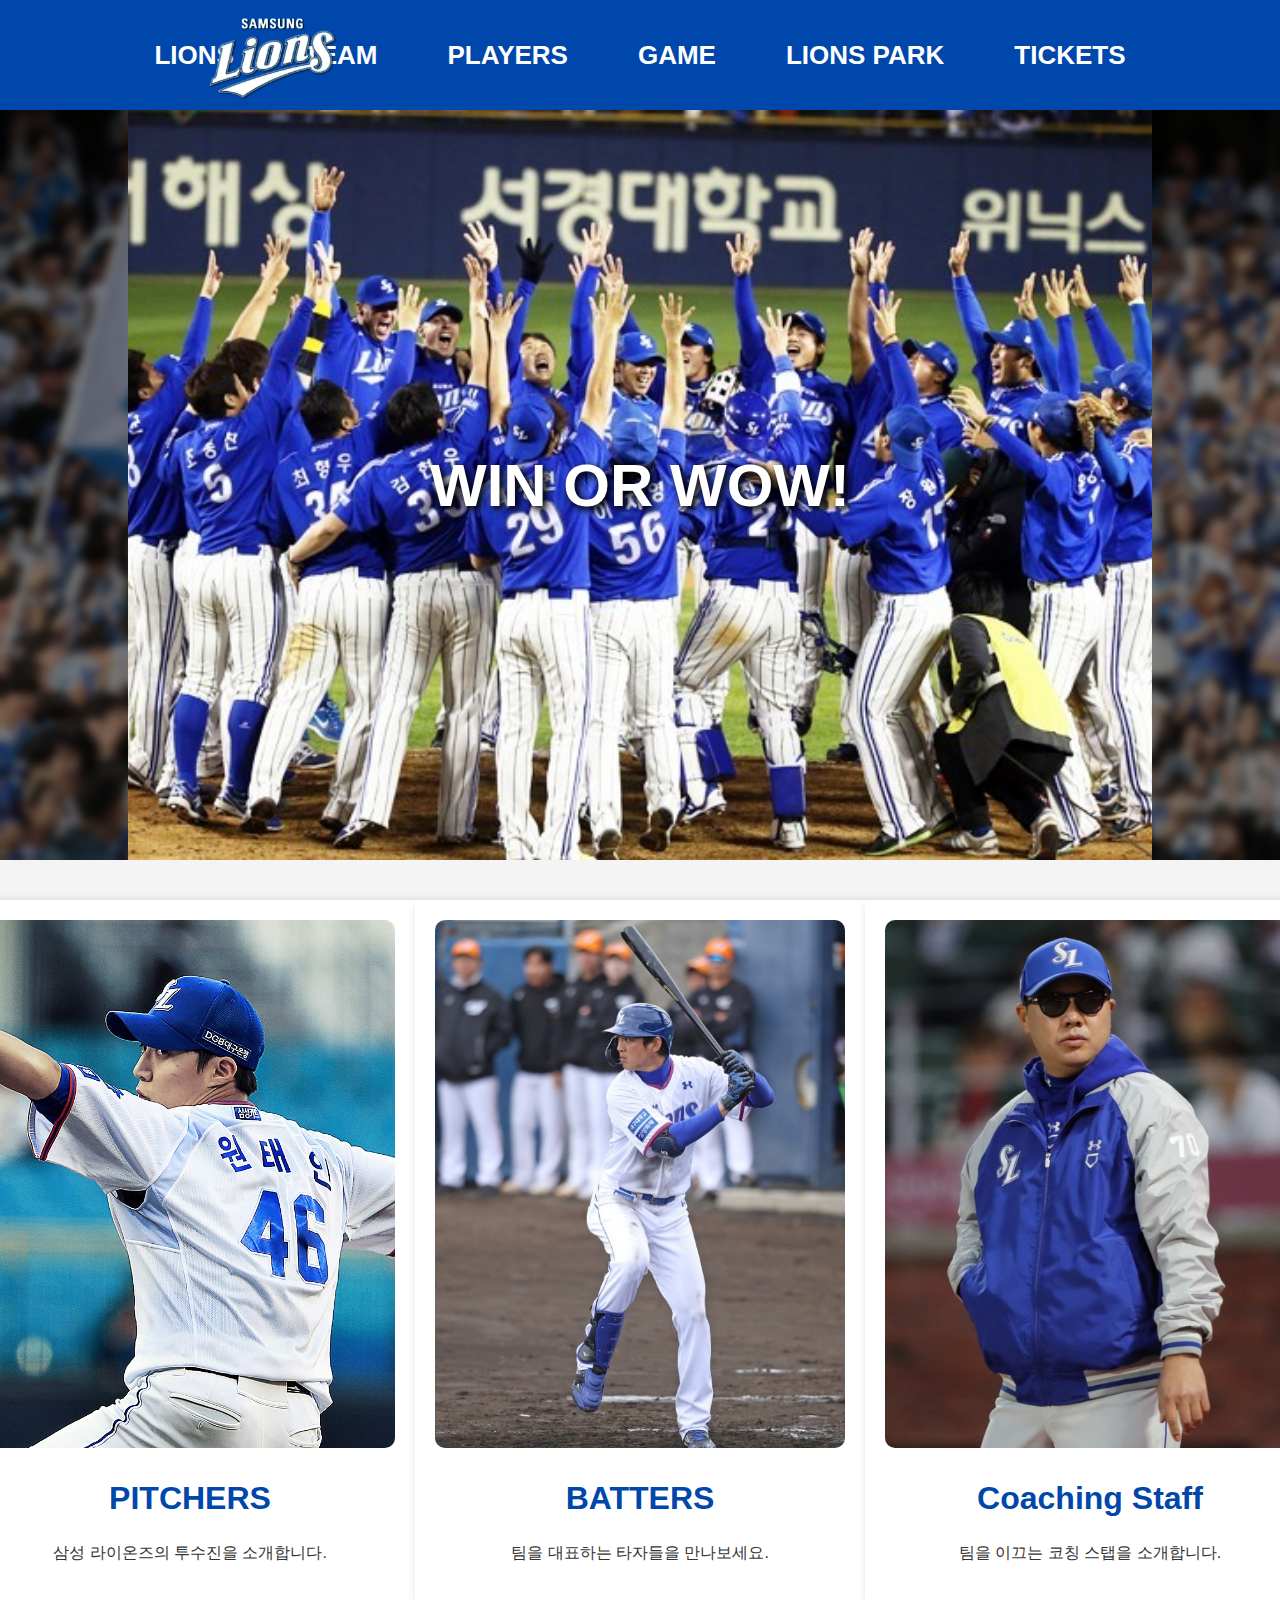
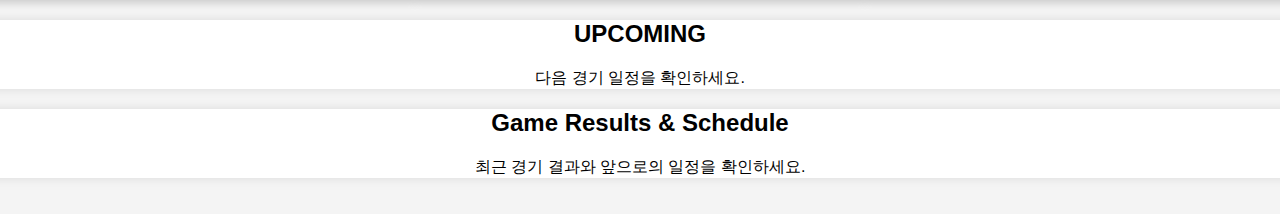
<file: index.html>
<!DOCTYPE html>
<html lang="en">

<head>
    <meta charset="UTF-8">
    <meta name="viewport" content="width=device-width, initial-scale=1.0">
    <title>SAMSUNG LIONS MAIN</title>
    <link href="css/lionstyle.css" rel="stylesheet">
</head>

<body>
    <!-- 헤더 영역 : 사이트 제목 표시 -->


    <header>
        <img src="img/lions_logo-removebg-preview.png" alt="Samsung Lions Logo" class="logo">

        <nav>
            <ul>
                <li><a href="#">LIONS</a>
                    <div class="submenu-container">
                        <ul class="submenu">
                            <li><a href="#">구단 소개</a></li>
                            <li><a href="#">구단 소식</a></li>
                            <li><a href="#">히스토리</a></li>
                        </ul>
                    </div>
                </li>
                <li><a href="#">TEAM</a>
                    <div class="submenu-container">
                        <ul class="submenu">
                            <li><a href="#">미디어가이드</a></li>
                            <li><a href="#">삼성라이온즈21</a></li>
                        </ul>
                    </div>
                </li>
                <li><a href="#">PLAYERS</a>
                    <div class="submenu-container">
                        <ul class="submenu">
                            <li><a href="#">코칭스텝</a></li>
                            <li><a href="#">투수</a></li>
                            <li><a href="#">타자</a></li>
                        </ul>
                    </div>
                </li>
                <li><a href="#">GAME</a>
                    <div class="submenu-container">
                        <ul class="submenu">
                            <li><a href="#">1군 일정</a></li>
                            <li><a href="#">퓨처스 일정</a></li>
                        </ul>
                    </div>
                </li>
                <li><a href="#">LIONS PARK</a>
                    <div class="submenu-container">
                        <ul class="submenu">
                            <li><a href="#">GO! 라팍</a></li>
                            <li><a href="#">라이온즈 파트너</a></li>
                        </ul>
                    </div>
                </li>
                <li><a href="#">TICKETS</a>
                    <div class="submenu-container">
                        <ul class="submenu">
                            <li><a href="https://www.ticketlink.co.kr/sports/137/57" target="_blank">티켓 링크</a></li>
                        </ul>
                    </div>
                </li>
            </ul>
        </nav>

    </header>

    <!-- 메인 배너 영역 -->
    <div class="banner-wrapper">
        <div class="banner">
            WIN OR WOW!
        </div>
    </div>

    <!-- 본문 콘텐츠 영역 -->
    <div class="content">
        <!-- 선수 소개 섹션 -->
        <section>
            <div class="players">
                <div class="players-category">
                    <div class="player-image">
                        <img src="img/taein.png" alt="PITCHERS">
                    </div>
                    <h3>PITCHERS</h3>
                    <p>삼성 라이온즈의 투수진을 소개합니다.</p>
                </div>
                <div class="players-category">
                    <div class="player-image">
                        <img src="img/wook.jpg" alt="BATTERS">
                    </div>
                    <h3>BATTERS</h3>
                    <p>팀을 대표하는 타자들을 만나보세요.</p>
                </div>
                <div class="players-category">
                    <div class="player-image">
                        <img src="img/mandu.jpg" alt="Coaching Staff">
                    </div>
                    <h3>Coaching Staff</h3>
                    <p>팀을 이끄는 코칭 스탭을 소개합니다.</p>
                </div>
            </div>
        </section>

        <!-- 경기 일정 섹션 -->
        <section>
            <h2>UPCOMING</h2>
            <p>다음 경기 일정을 확인하세요.</p>
        </section>

        <!-- 상세 경기 일정 섹션 -->
        <section>
            <h2>Game Results & Schedule</h2>
            <p>최근 경기 결과와 앞으로의 일정을 확인하세요.</p>
        </section>
    </div>

</body>

</html>
</file>
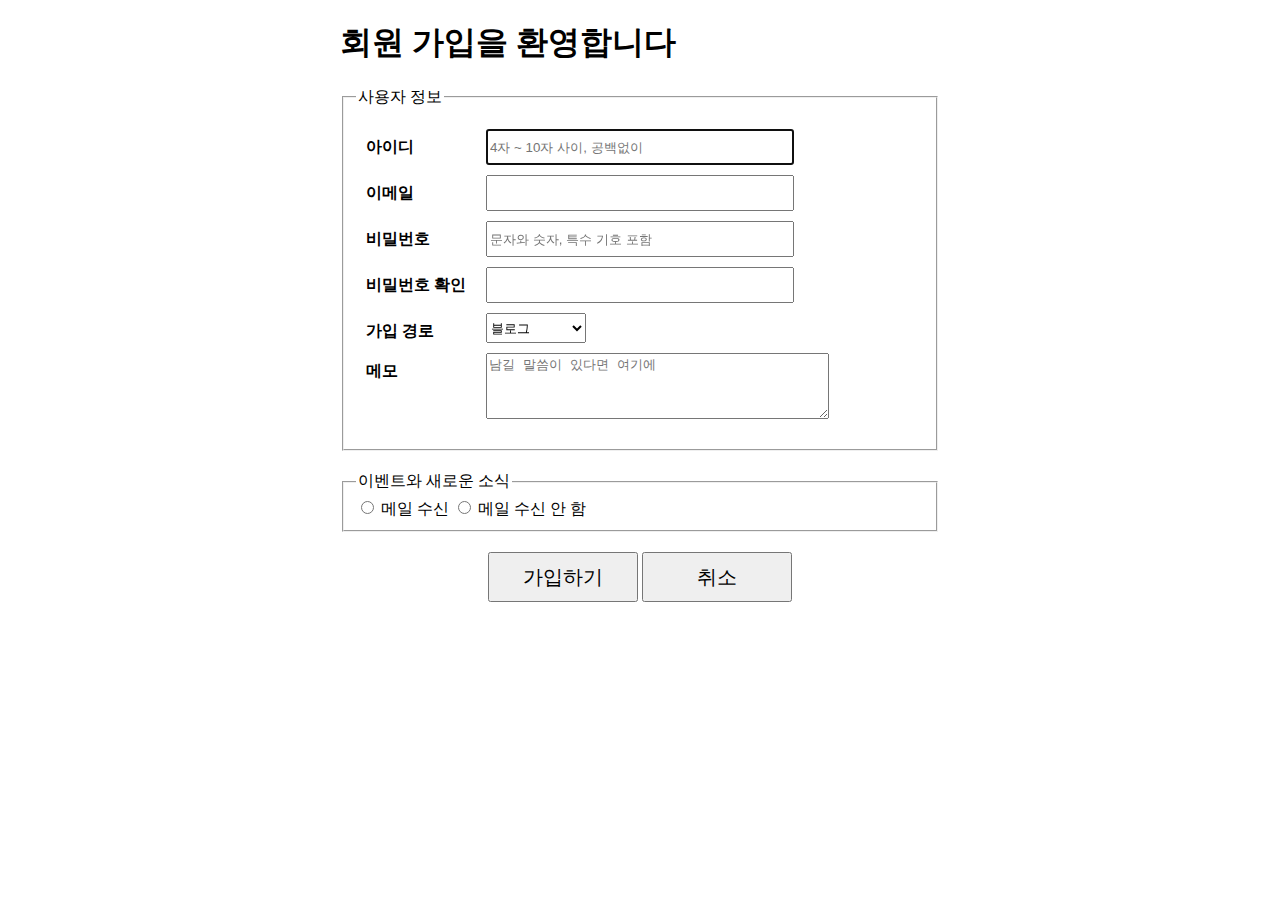
<file: join.html>
<!DOCTYPE html>
<html lang="ko">
  <head>
    <meta charset="UTF-8">
    <title>회원 가입</title>
    <style>
      #container {
        width:600px;
        margin:10px auto;
      }
    </style>
    <link rel="stylesheet" href="css/join.css">
  </head>
  <body> 
    <div id="container">
      <h1>회원 가입을 환영합니다</h1>
      <form>
        <fieldset>
          <legend>사용자 정보</legend>    
          <ul>
            <li>
              <label for="uid">아이디</label>
              <input type="text" id="uid" autofocus placeholder="4자 ~ 10자 사이, 공백없이" required> 
            </li>
            <li>
              <label for="umail">이메일</label>
              <input type="email" id="umail" required> 
            </li>
            <li>
              <label for="pwd1">비밀번호</label>
              <input type="password" id="pwd1" placeholder="문자와 숫자, 특수 기호 포함" required> 
            </li>        
            <li>
              <label for="pwd2">비밀번호 확인</label>
              <input type="password" id="pwd2" required> 
            </li>
            <li>
              <label for="path">가입 경로</label>
              <select id="path">
                <option value="blog">블로그</option>
                <option value="search">검색</option>
                <option value="sns">SNS</option>
                <option value="etc">기타</option>
              </select>
            </li>
            <li>
              <label for="memo">메모</label>
              <textarea id="memo" cols="40" rows="4" placeholder="남길 말씀이 있다면 여기에"></textarea>
            </li>
          </ul>      
        </fieldset>
        <fieldset>
          <legend>이벤트와 새로운 소식</legend>
          <input type="radio" name="mailing" id="mailing_y" value="mailing_yes">
          <label for="mailing_y">메일 수신</label>
          <input type="radio" name="mailing" id="mailing_n" value="mailing_no">
          <label for="mailing_n">메일 수신 안 함</label>     
        </fieldset>
        <div id="buttons">
          <input type="submit" value="가입하기">
          <input type="reset" value="취소">
        </div>
      </form>
    </div>           
  </body>
</html>
</file>
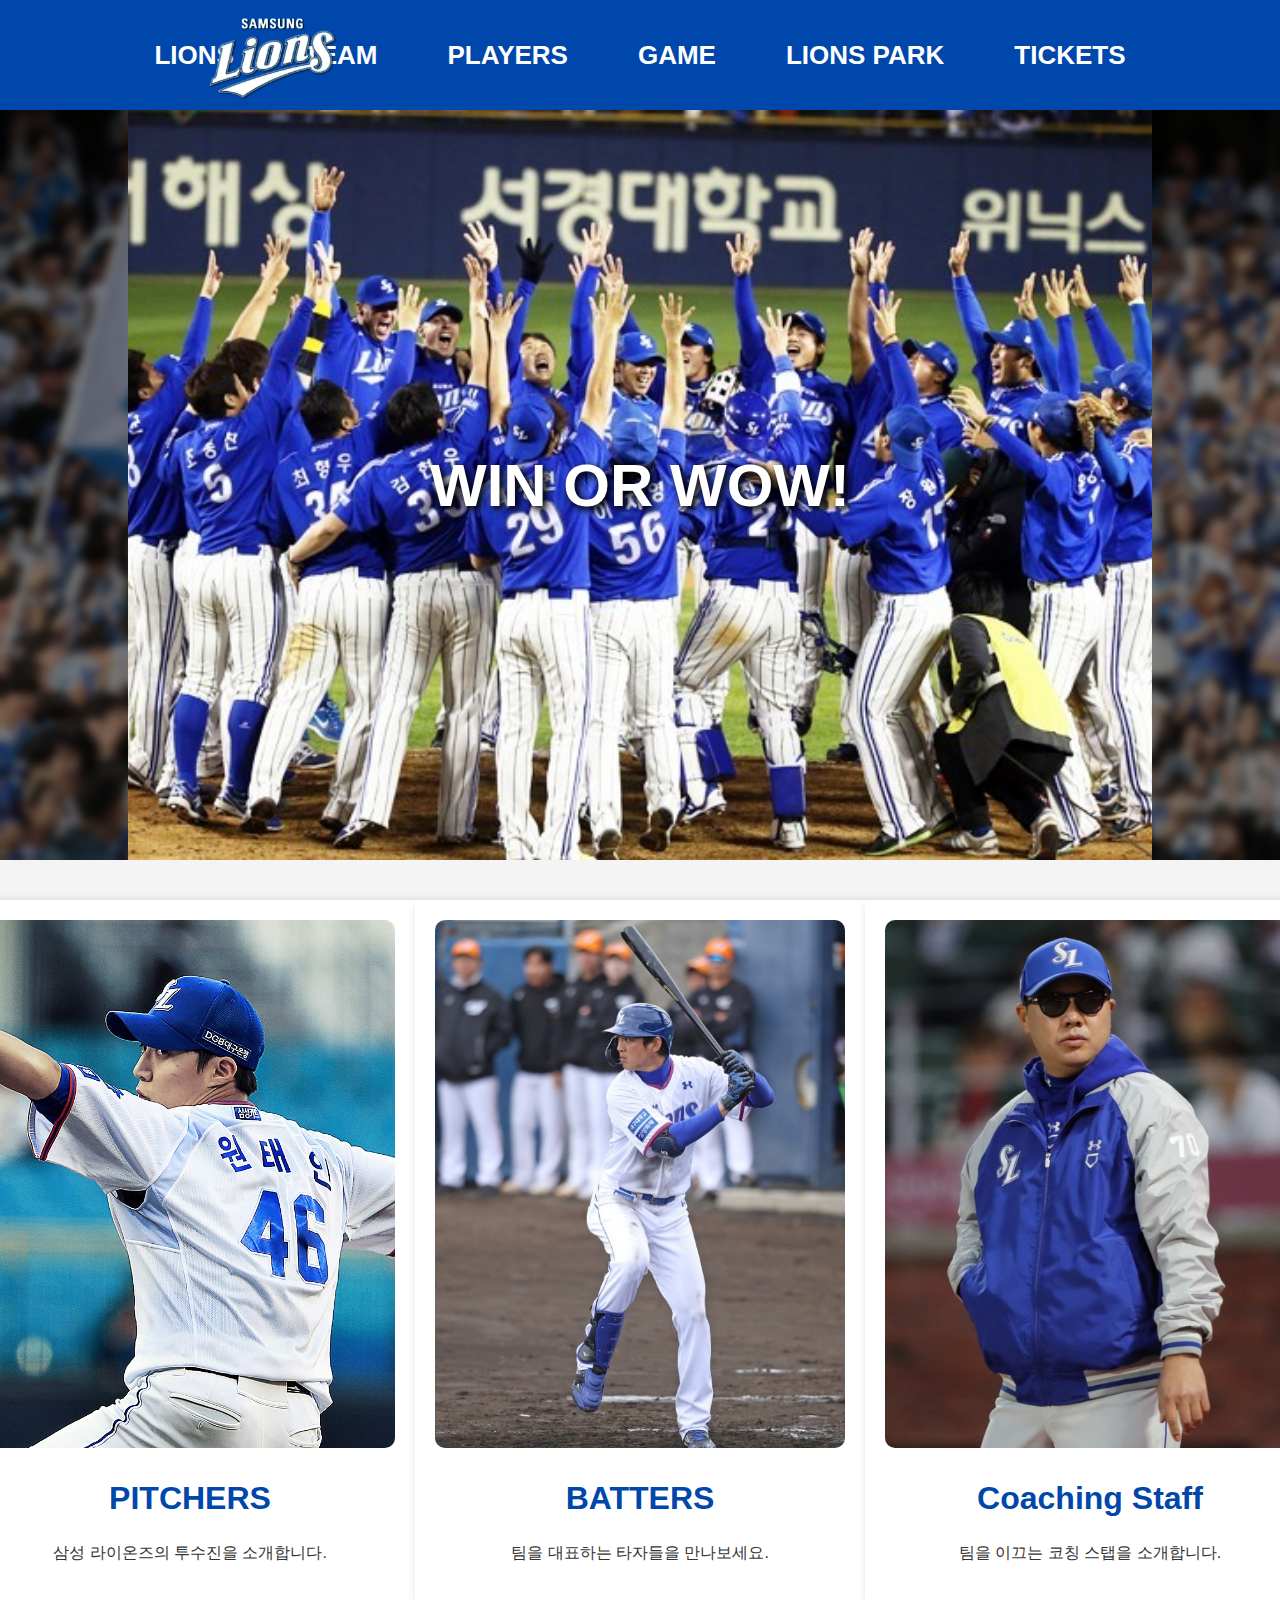
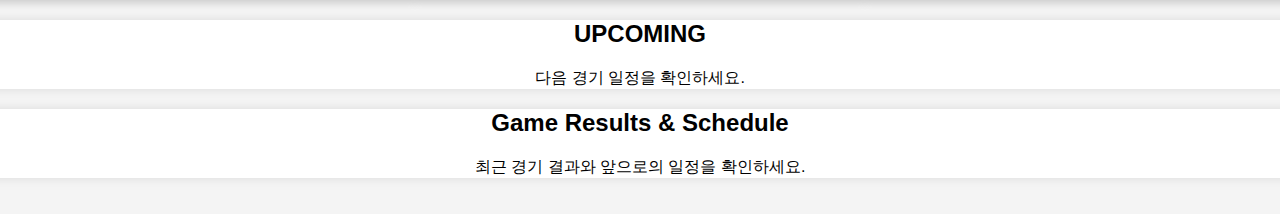
<file: lions.html>
<!DOCTYPE html>
<html lang="en">

<head>
    <meta charset="UTF-8">
    <meta name="viewport" content="width=device-width, initial-scale=1.0">
    <title>SAMSUNG LIONS MAIN</title>
    <link href="lionstyle.css" rel="stylesheet">
</head>

<body>
    <!-- 헤더 영역 : 사이트 제목 표시 -->


    <header>
        <img src="img/lions_logo-removebg-preview.png" alt="Samsung Lions Logo" class="logo">

        <nav>
            <ul>
                <li><a href="#">LIONS</a>
                    <div class="submenu-container">
                        <ul class="submenu">
                            <li><a href="#">구단 소개</a></li>
                            <li><a href="#">구단 소식</a></li>
                            <li><a href="#">히스토리</a></li>
                        </ul>
                    </div>
                </li>
                <li><a href="#">TEAM</a>
                    <div class="submenu-container">
                        <ul class="submenu">
                            <li><a href="#">미디어가이드</a></li>
                            <li><a href="#">삼성라이온즈21</a></li>
                        </ul>
                    </div>
                </li>
                <li><a href="#">PLAYERS</a>
                    <div class="submenu-container">
                        <ul class="submenu">
                            <li><a href="#">코칭스텝</a></li>
                            <li><a href="#">투수</a></li>
                            <li><a href="#">타자</a></li>
                        </ul>
                    </div>
                </li>
                <li><a href="#">GAME</a>
                    <div class="submenu-container">
                        <ul class="submenu">
                            <li><a href="#">1군 일정</a></li>
                            <li><a href="#">퓨처스 일정</a></li>
                        </ul>
                    </div>
                </li>
                <li><a href="#">LIONS PARK</a>
                    <div class="submenu-container">
                        <ul class="submenu">
                            <li><a href="#">GO! 라팍</a></li>
                            <li><a href="#">라이온즈 파트너</a></li>
                        </ul>
                    </div>
                </li>
                <li><a href="#">TICKETS</a>
                    <div class="submenu-container">
                        <ul class="submenu">
                            <li><a href="https://www.ticketlink.co.kr/sports/137/57" target="_blank">티켓 링크</a></li>
                        </ul>
                    </div>
                </li>
            </ul>
        </nav>

    </header>

    <!-- 메인 배너 영역 -->
    <div class="banner-wrapper">
        <div class="banner">
            WIN OR WOW!
        </div>
    </div>

    <!-- 본문 콘텐츠 영역 -->
    <div class="content">
        <!-- 선수 소개 섹션 -->
        <section>
            <div class="players">
                <div class="players-category">
                    <div class="player-image">
                        <img src="img/taein.png" alt="PITCHERS">
                    </div>
                    <h3>PITCHERS</h3>
                    <p>삼성 라이온즈의 투수진을 소개합니다.</p>
                </div>
                <div class="players-category">
                    <div class="player-image">
                        <img src="img/wook.jpg" alt="BATTERS">
                    </div>
                    <h3>BATTERS</h3>
                    <p>팀을 대표하는 타자들을 만나보세요.</p>
                </div>
                <div class="players-category">
                    <div class="player-image">
                        <img src="img/mandu.jpg" alt="Coaching Staff">
                    </div>
                    <h3>Coaching Staff</h3>
                    <p>팀을 이끄는 코칭 스탭을 소개합니다.</p>
                </div>
            </div>
        </section>

        <!-- 경기 일정 섹션 -->
        <section>
            <h2>UPCOMING</h2>
            <p>다음 경기 일정을 확인하세요.</p>
        </section>

        <!-- 상세 경기 일정 섹션 -->
        <section>
            <h2>Game Results & Schedule</h2>
            <p>최근 경기 결과와 앞으로의 일정을 확인하세요.</p>
        </section>
    </div>

</body>

</html>
</file>
<file: css/lionstyle.css>
/* 전체 페이지 스타일 */
body {
    font-family: Arial, sans-serif;
    margin: 0;
    padding: 0;
    background-color: #f4f4f4;
    display: flex;
    flex-direction: column;
    align-items: center;
    width: 100%;
}

/* 헤더 스타일 */
header {
    width: 100%;
    display: flex;
    align-items: center;
    justify-content: center;
    /* 전체 정렬을 중앙으로 */
    background-color: #0047AB;
    /* 삼성 블루 */
    padding: 15px 20px;
    height: 80px;
    position: relative;
    /* 로고를 독립적으로 배치하기 위해 설정 */
}

/* 로고 스타일 */
.logo {
    position: absolute;
    left: 200px;
    /* 왼쪽 여백 */
    width: auto;
    height: 90%;
    z-index: 10;
}

/* 화면 너비가 768px 이하일 때 로고 숨기기 */
@media (max-width: 1000px) {
    .logo {
        display: none;
    }
}

/* 네비게이션 스타일 */
nav {
    width: 100%;
    display: flex;
    justify-content: center;
    align-items: center;
    background-color: #0047AB;
    padding: 0;
    height: 60px;
    position: relative;
    overflow: visible;
}

/* 네비게이션 메뉴 (가로 정렬) */
nav ul {
    display: flex;
    list-style: none;
    margin: 0;
    padding: 0;
}

/* 상위 메뉴 항목 */
nav ul li {
    position: relative;
    padding: 15px 20px;
    z-index: 2;
}

/* 상위 메뉴 텍스트 스타일 */
nav ul li a {
    display: block;
    color: white;
    text-decoration: none;
    font-size: 26px;
    font-weight: bold;
    padding: 10px 15px;
}

/* 서브메뉴 스타일 */
.submenu-container {
    display: none;
    /* 기본적으로 숨김 */
    position: absolute;
    top: 100%;
    left: 0;
    background-color: white;
    width: 200px;
    box-shadow: 0px 4px 6px rgba(0, 0, 0, 0.2);
    text-align: center;
    z-index: 3;
    margin-top: 0px;
}

/* 서브메뉴 리스트 (세로 정렬) */
.submenu {
    display: flex;
    flex-direction: column;
    /* 세로 정렬 */
    padding: 10px;
    list-style: none;
    margin: 0;
}

/* 서브메뉴 아이템 */
.submenu li {
    padding: 8px 0;
}

.submenu li a {
    color: black;
    text-decoration: none;
    font-size: 18px;
}

/* 서브메뉴 호버 스타일 */
.submenu li a:hover {
    text-decoration: underline;
}

/* 네비게이션 항목에 마우스를 올리면 서브메뉴 표시 */
nav ul li:hover .submenu-container {
    display: block;
}

/* 배너 전체를 감싸는 배경 */
.banner-wrapper {
    width: 100%;
    height: 750px;
    background-image: url('../img/background.jpg');
    background-size: cover;
    background-position: center;
    background-repeat: no-repeat;
    display: flex;
    justify-content: center;
    align-items: center;
    position: relative;
    /* 오버레이 효과를 위해 필요 */
}

/* 배너 배경 흐림 & 어둡게 처리 */
.banner-wrapper::before {
    content: "";
    position: absolute;
    top: 0;
    left: 0;
    width: 100%;
    height: 100%;
    background-color: rgba(0, 0, 0, 0.5);
    /* 반투명 어둡기 효과 */
    backdrop-filter: blur(5px);
    /* 배경 흐리게 */
    z-index: 0;
}

/* 메인 배너 스타일 */
.banner {
    background-image: url('../img/lions.jpg');
    background-size: cover;
    background-position: center;
    background-repeat: no-repeat;
    width: 80%;
    max-width: 100%;
    height: 750px;
    display: flex;
    align-items: center;
    justify-content: center;
    position: relative;
    /* 오버레이와 분리 */
    z-index: 1;
    /* 텍스트가 위에 표시되도록 */
    color: white;
    font-size: 60px;
    font-weight: 900;
    text-shadow:
        4px 4px 8px rgba(0, 0, 0, 0.9),
        2px 2px 6px rgba(0, 0, 0, 0.7);
}

/* 본문 콘텐츠 */
.content {
    text-align: center;
    padding: 20px;
}

/* 섹션 스타일 */
section {
    background-color: white;
    margin: 0;
    padding: 0;
    box-shadow: 0 0 10px rgba(0, 0, 0, 0.1);
    max-width: 1500px;
    width: 100%;
}

/* 선수 소개 섹션 */
.players {
    display: flex;
    justify-content: flex-start;
    flex-wrap: wrap;
    margin-top: 20px;
    width: 1350px;
    gap: 0;
}

.players-category {
    display: flex;
    flex-direction: column;
    justify-content: flex-end;
    align-items: center;
    background-color: white;
    padding: 20px;
    box-shadow: 0 4px 8px rgba(0, 0, 0, 0.1);
    width: 500px;
    height: 700px;
    transition: transform 0.3s ease-in-out;
    margin: 0;
    flex-basis: 450px;
    box-sizing: border-box;
}

.players-category:hover {
    transform: translateY(-5px);
}

.players-category h3 {
    font-size: 32px;
    font-weight: bold;
    color: #0047AB;
    margin-bottom: 10px;
}

.players-category p {
    color: #333;
}

/* 선수 이미지 컨테이너 */
.player-image {
    width: 100%;
    /* 부모(.players-category)의 전체 너비 */
    height: 80%;
    /* 전체 높이의 80% 차지 */
    display: flex;
    justify-content: center;
    align-items: center;
    overflow: hidden;
    /* 넘치는 부분 숨김 */
}

/* 선수 이미지 */
.player-image img {
    width: 100%;
    height: 100%;
    object-fit: cover;
    /* 비율 유지하면서 꽉 차게 */
    border-radius: 10px;
    /* 둥근 모서리 유지 */
}

.players-category img {
    width: 100%;
    /* 부모 요소(.players-category)의 너비에 맞춤 */
    height: 100%;
    /* 부모 요소의 높이에 맞춤 */
    object-fit: cover;
    /* 비율 유지하며 꽉 차게 설정 */
    border-radius: 10px;
    /* 위쪽 모서리 둥글게 */
}


/* 반응형 레이아웃
@media (max-width: 768px) {
    .players {
        flex-direction: column;
        align-items: center;
    }
} */

/* 푸터 스타일 */
footer {
    background-color: #002F6C;
    color: white;
    text-align: center;
    padding: 10px;
}
</file>
<file: css/join.css>
#container {
  width:600px;
  margin:10px auto;
}
fieldset {
  margin-bottom: 20px;
}
ul {
  list-style: none;
  padding-left: 0;
}
ul li {
  margin:10px;
}

/* label 텍스트 스타일 */
li label {
  width:120px;
  line-height: 36px;
  float:left;
  font-weight:bold;
}

/* 텍스트 필드 스타일 */
input[type="text"], input[type="password"], input[type="email"] {
  width:300px;
  height:30px;
}

/* 버튼 스타일 */
#buttons {
  width:400px;
  margin:20px auto;
  text-align: center;
}
#buttons input {
  width:150px;
  height:50px;
  font-size:20px;
}
#buttons input:hover {
  background-color:rgb(27, 134, 221);
  color:#fff;
  border-color:#fff;
}

/* 드롭다운 메뉴 스타일 */
select {
  width:100px;
  height:30px;
}
</file>
<file: lionstyle.css>
/* 전체 페이지 스타일 */
body {
    font-family: Arial, sans-serif;
    margin: 0;
    padding: 0;
    background-color: #f4f4f4;
    display: flex;
    flex-direction: column;
    align-items: center;
    width: 100%;
}

/* 헤더 스타일 */
header {
    width: 100%;
    display: flex;
    align-items: center;
    justify-content: center;
    /* 전체 정렬을 중앙으로 */
    background-color: #0047AB;
    /* 삼성 블루 */
    padding: 15px 20px;
    height: 80px;
    position: relative;
    /* 로고를 독립적으로 배치하기 위해 설정 */
}

/* 로고 스타일 */
.logo {
    position: absolute;
    left: 200px;
    /* 왼쪽 여백 */
    width: auto;
    height: 90%;
    z-index: 10;
}

/* 화면 너비가 768px 이하일 때 로고 숨기기 */
@media (max-width: 1000px) {
    .logo {
        display: none;
    }
}

/* 네비게이션 스타일 */
nav {
    width: 100%;
    display: flex;
    justify-content: center;
    align-items: center;
    background-color: #0047AB;
    padding: 0;
    height: 60px;
    position: relative;
    overflow: visible;
}

/* 네비게이션 메뉴 (가로 정렬) */
nav ul {
    display: flex;
    list-style: none;
    margin: 0;
    padding: 0;
}

/* 상위 메뉴 항목 */
nav ul li {
    position: relative;
    padding: 15px 20px;
    z-index: 2;
}

/* 상위 메뉴 텍스트 스타일 */
nav ul li a {
    display: block;
    color: white;
    text-decoration: none;
    font-size: 26px;
    font-weight: bold;
    padding: 10px 15px;
}

/* 서브메뉴 스타일 */
.submenu-container {
    display: none;
    /* 기본적으로 숨김 */
    position: absolute;
    top: 100%;
    left: 0;
    background-color: white;
    width: 200px;
    box-shadow: 0px 4px 6px rgba(0, 0, 0, 0.2);
    text-align: center;
    z-index: 3;
    margin-top: 0px;
}

/* 서브메뉴 리스트 (세로 정렬) */
.submenu {
    display: flex;
    flex-direction: column;
    /* 세로 정렬 */
    padding: 10px;
    list-style: none;
    margin: 0;
}

/* 서브메뉴 아이템 */
.submenu li {
    padding: 8px 0;
}

.submenu li a {
    color: black;
    text-decoration: none;
    font-size: 18px;
}

/* 서브메뉴 호버 스타일 */
.submenu li a:hover {
    text-decoration: underline;
}

/* 네비게이션 항목에 마우스를 올리면 서브메뉴 표시 */
nav ul li:hover .submenu-container {
    display: block;
}

/* 배너 전체를 감싸는 배경 */
.banner-wrapper {
    width: 100%;
    height: 750px;
    background-image: url('img/background.jpg');
    background-size: cover;
    background-position: center;
    background-repeat: no-repeat;
    display: flex;
    justify-content: center;
    align-items: center;
    position: relative;
    /* 오버레이 효과를 위해 필요 */
}

/* 배너 배경 흐림 & 어둡게 처리 */
.banner-wrapper::before {
    content: "";
    position: absolute;
    top: 0;
    left: 0;
    width: 100%;
    height: 100%;
    background-color: rgba(0, 0, 0, 0.5);
    /* 반투명 어둡기 효과 */
    backdrop-filter: blur(5px);
    /* 배경 흐리게 */
    z-index: 0;
}

/* 메인 배너 스타일 */
.banner {
    background-image: url('img/lions.jpg');
    background-size: cover;
    background-position: center;
    background-repeat: no-repeat;
    width: 80%;
    max-width: 100%;
    height: 750px;
    display: flex;
    align-items: center;
    justify-content: center;
    position: relative;
    /* 오버레이와 분리 */
    z-index: 1;
    /* 텍스트가 위에 표시되도록 */
    color: white;
    font-size: 60px;
    font-weight: 900;
    text-shadow:
        4px 4px 8px rgba(0, 0, 0, 0.9),
        2px 2px 6px rgba(0, 0, 0, 0.7);
}

/* 본문 콘텐츠 */
.content {
    text-align: center;
    padding: 20px;
}

/* 섹션 스타일 */
section {
    background-color: white;
    margin: 0;
    padding: 0;
    box-shadow: 0 0 10px rgba(0, 0, 0, 0.1);
    max-width: 1500px;
    width: 100%;
}

/* 선수 소개 섹션 */
.players {
    display: flex;
    justify-content: flex-start;
    flex-wrap: wrap;
    margin-top: 20px;
    width: 1350px;
    gap: 0;
}

.players-category {
    display: flex;
    flex-direction: column;
    justify-content: flex-end;
    align-items: center;
    background-color: white;
    padding: 20px;
    box-shadow: 0 4px 8px rgba(0, 0, 0, 0.1);
    width: 500px;
    height: 700px;
    transition: transform 0.3s ease-in-out;
    margin: 0;
    flex-basis: 450px;
    box-sizing: border-box;
}

.players-category:hover {
    transform: translateY(-5px);
}

.players-category h3 {
    font-size: 32px;
    font-weight: bold;
    color: #0047AB;
    margin-bottom: 10px;
}

.players-category p {
    color: #333;
}

/* 선수 이미지 컨테이너 */
.player-image {
    width: 100%;
    /* 부모(.players-category)의 전체 너비 */
    height: 80%;
    /* 전체 높이의 80% 차지 */
    display: flex;
    justify-content: center;
    align-items: center;
    overflow: hidden;
    /* 넘치는 부분 숨김 */
}

/* 선수 이미지 */
.player-image img {
    width: 100%;
    height: 100%;
    object-fit: cover;
    /* 비율 유지하면서 꽉 차게 */
    border-radius: 10px;
    /* 둥근 모서리 유지 */
}

.players-category img {
    width: 100%;
    /* 부모 요소(.players-category)의 너비에 맞춤 */
    height: 100%;
    /* 부모 요소의 높이에 맞춤 */
    object-fit: cover;
    /* 비율 유지하며 꽉 차게 설정 */
    border-radius: 10px;
    /* 위쪽 모서리 둥글게 */
}


/* 반응형 레이아웃
@media (max-width: 768px) {
    .players {
        flex-direction: column;
        align-items: center;
    }
} */

/* 푸터 스타일 */
footer {
    background-color: #002F6C;
    color: white;
    text-align: center;
    padding: 10px;
}
</file>
